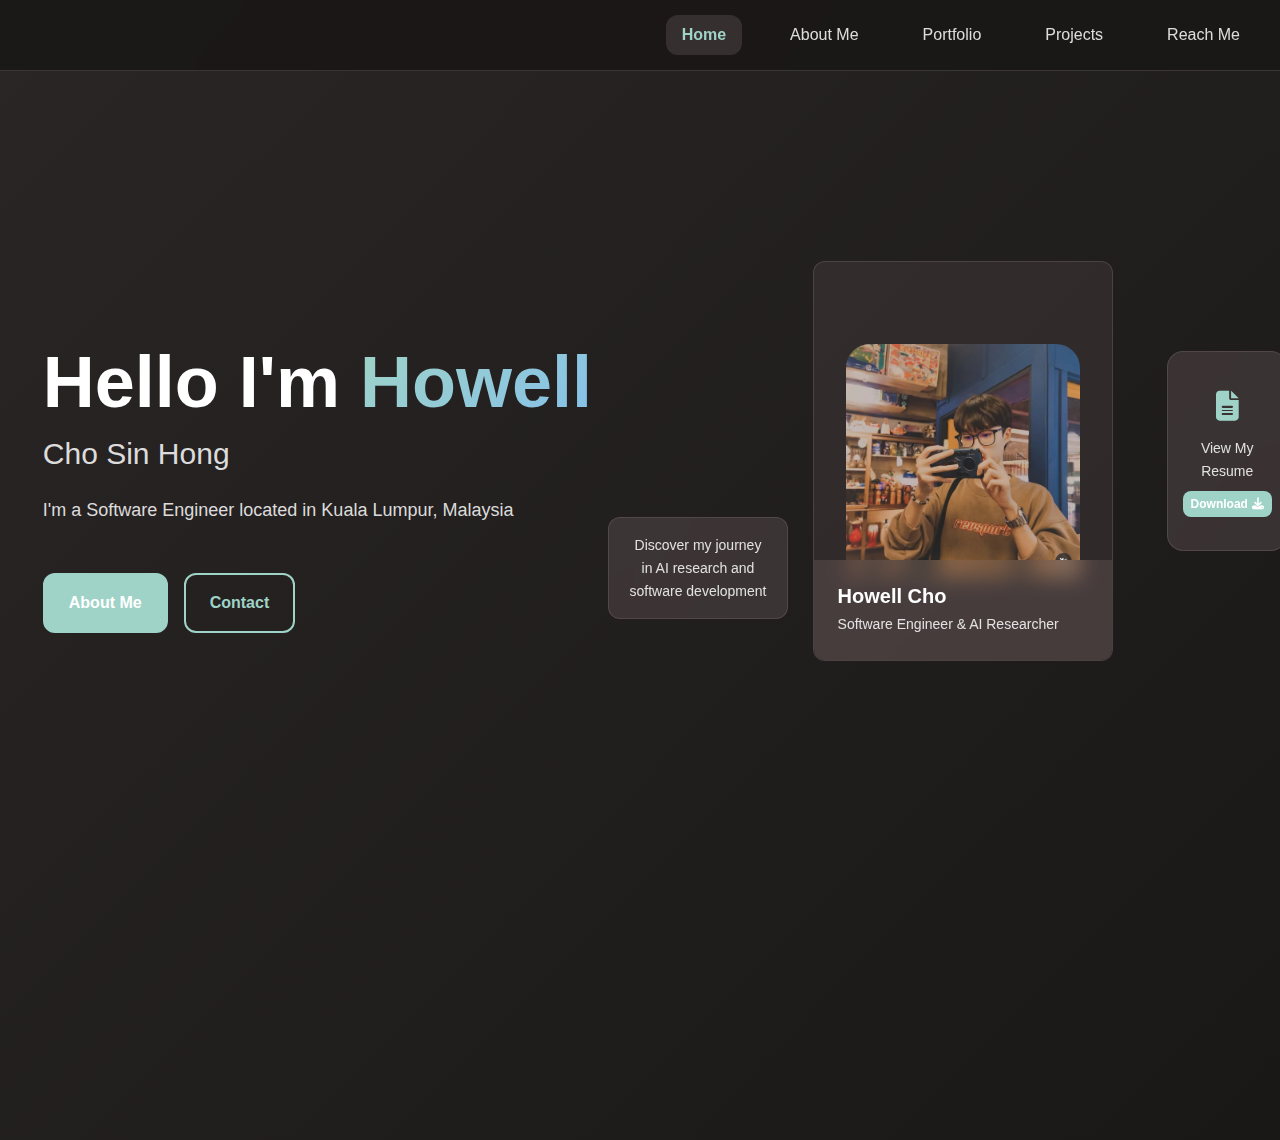
<file: index.html>
<!DOCTYPE html>
<html lang="en">
<head>
    <meta charset="UTF-8">
    <meta name="viewport" content="width=device-width, initial-scale=1.0">
    <meta name="description" content="Howell Cho - Software Engineer & AI Researcher Portfolio">
    <meta name="keywords" content="Software Engineer, AI Researcher, Portfolio, Howell Cho">
    <meta name="author" content="Howell Cho">

    <title>Howell Cho - Software Engineer & AI Researcher</title>

    <!-- Favicon -->
    <link rel="icon" type="image/x-icon" href="/favicon.ico">

    <!-- Font Awesome -->
    <link rel="stylesheet" href="https://cdnjs.cloudflare.com/ajax/libs/font-awesome/6.4.0/css/all.min.css">

    <!-- Custom CSS -->
    <link rel="stylesheet" href="assets/css/main.css">

    <!-- Preload critical resources -->
    <link rel="preload" href="assets/images/personal/howell1.jpg" as="image">
</head>
<body>
    <!-- Navigation -->
    <nav class="nav-container">
        <div class="nav-content">
            <div class="nav-brand">
                <a href="index.html">
                    <h2></h2>
                </a>
            </div>
            <ul class="nav-menu">
                <li><a href="index.html" class="active">Home</a></li>
                <li><a href="aboutme.html">About Me</a></li>
                <li><a href="portfolio.html">Portfolio</a></li>
                <li><a href="projects.html">Projects</a></li>
                <li><a href="reachme.html">Reach Me</a></li>
            </ul>
            <div class="hamburger">
                <span class="bar"></span>
                <span class="bar"></span>
                <span class="bar"></span>
            </div>
        </div>
    </nav>

    <!-- Main Container -->
    <div class="main-container">
        <!-- Hero Section -->
        <section id="home" class="hero-section">
            <div class="hero-content">
                <div class="hero-text">
                    <h1 class="hero-title">
                        Hello I'm <span class="highlight">Howell</span><br>
                        <span class="subtitle">Cho Sin Hong</span>
                    </h1>
                    <p class="hero-description">I'm a Software Engineer located in Kuala Lumpur, Malaysia</p>
                    <div class="hero-cta">
                        <a href="aboutme.html" class="btn btn-primary">About Me</a>
                        <a href="reachme.html" class="btn btn-secondary">Contact</a>
                    </div>
                </div>
                <div class="hero-visual">
                    <div class="profile-card">
                        <img src="assets/images/personal/howell_image_2.jpg" alt="Howell Cho Profile" class="profile-image">
                        <div class="profile-overlay">
                            <div class="profile-info">
                                <h3>Howell Cho</h3>
                                <p>Software Engineer & AI Researcher</p>
                            </div>
                        </div>
                    </div>
                    <div class="floating-elements">
                        <a href="resume.html" class="floating-card phone-mockup">
                            <div class="phone-screen">
                                <div class="app-icon">
                                    <i class="fas fa-file-alt"></i>
                                </div>
                                <p class="app-text">View My<br>Resume</p>
                                <div class="download-badge">
                                    <span>Download</span>
                                    <i class="fas fa-download"></i>
                                </div>
                            </div>
                        </a>
                        <div class="floating-card schedule-card">
                            <p class="schedule-text">Discover my journey<br>in AI research and<br>software development</p>
                        </div>
                    </div>
                </div>
            </div>
        </section>

        <!-- Content Grid -->
        <div class="content-grid">















        </div>
    </div>

    <!-- JavaScript -->
    <script src="assets/js/main.js"></script>
</body>
</html>
</file>
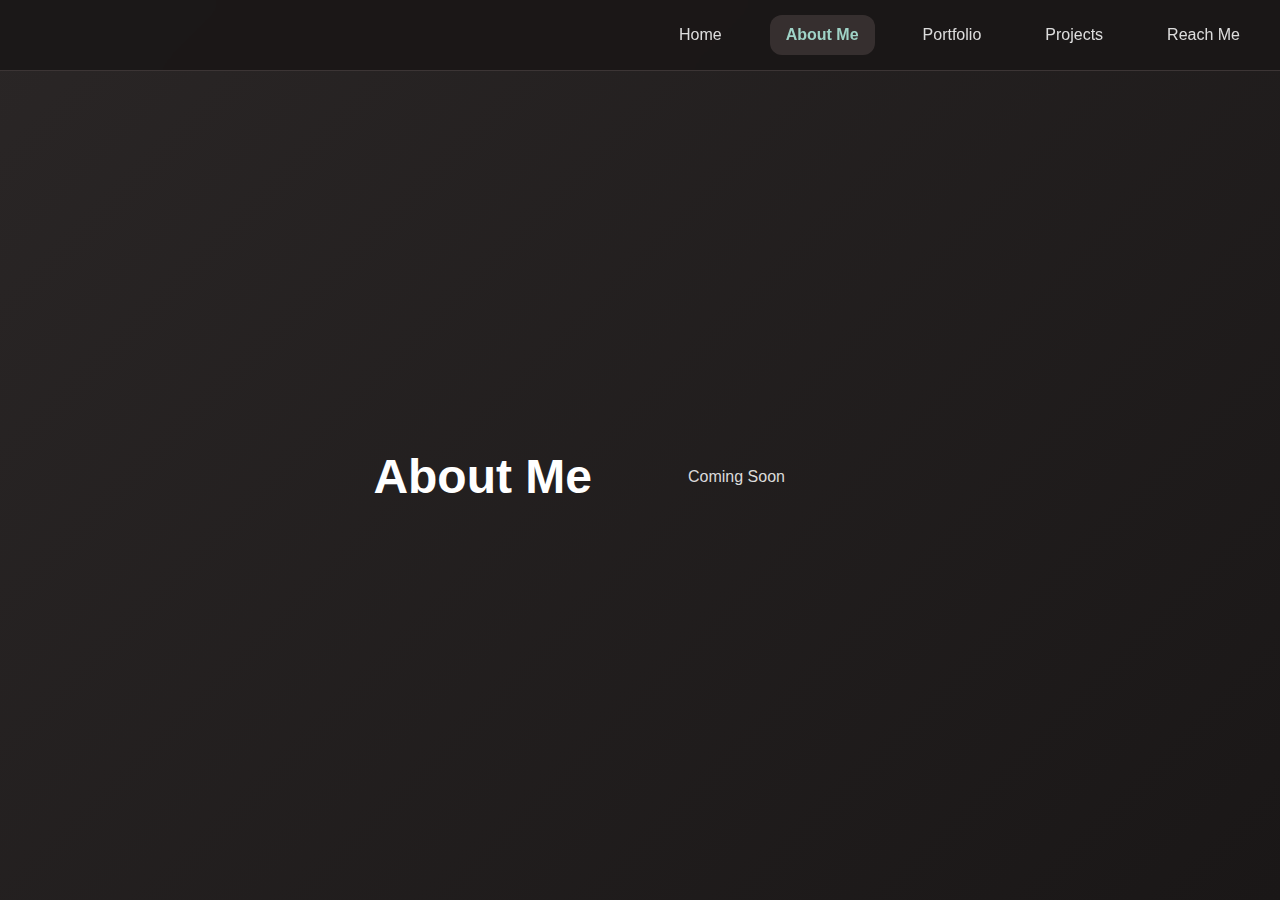
<file: aboutme.html>
<!DOCTYPE html>
<html lang="en">
<head>
    <meta charset="UTF-8">
    <meta name="viewport" content="width=device-width, initial-scale=1.0">
    <title>About Me - Howell Cho</title>
    <link rel="stylesheet" href="assets/css/main.css">
    <link rel="stylesheet" href="https://cdnjs.cloudflare.com/ajax/libs/font-awesome/6.0.0/css/all.min.css">
</head>
<body>
    <div class="container">
        <!-- Navigation -->
        <nav class="nav-container">
            <div class="nav-content">
                <div class="nav-brand">
                    <a href="index.html">
                        <h2></h2>
                    </a>
                </div>
                <ul class="nav-menu">
                    <li><a href="index.html">Home</a></li>
                    <li><a href="aboutme.html" class="active">About Me</a></li>
                    <li><a href="portfolio.html">Portfolio</a></li>
                    <li><a href="projects.html">Projects</a></li>
                    <li><a href="reachme.html">Reach Me</a></li>
                </ul>
                <div class="hamburger">
                    <span class="bar"></span>
                    <span class="bar"></span>
                    <span class="bar"></span>
                </div>
            </div>
        </nav>

        <!-- About Me Content -->
        <main class="main-container">
            <section class="hero-section">
                <div class="hero-content">
                    <h1>About Me</h1>
                    <p>Coming Soon</p>
                </div>
            </section>
        </main>
    </div>

    <!-- JavaScript -->
    <script src="assets/js/main.js"></script>
</body>
</html>
</file>
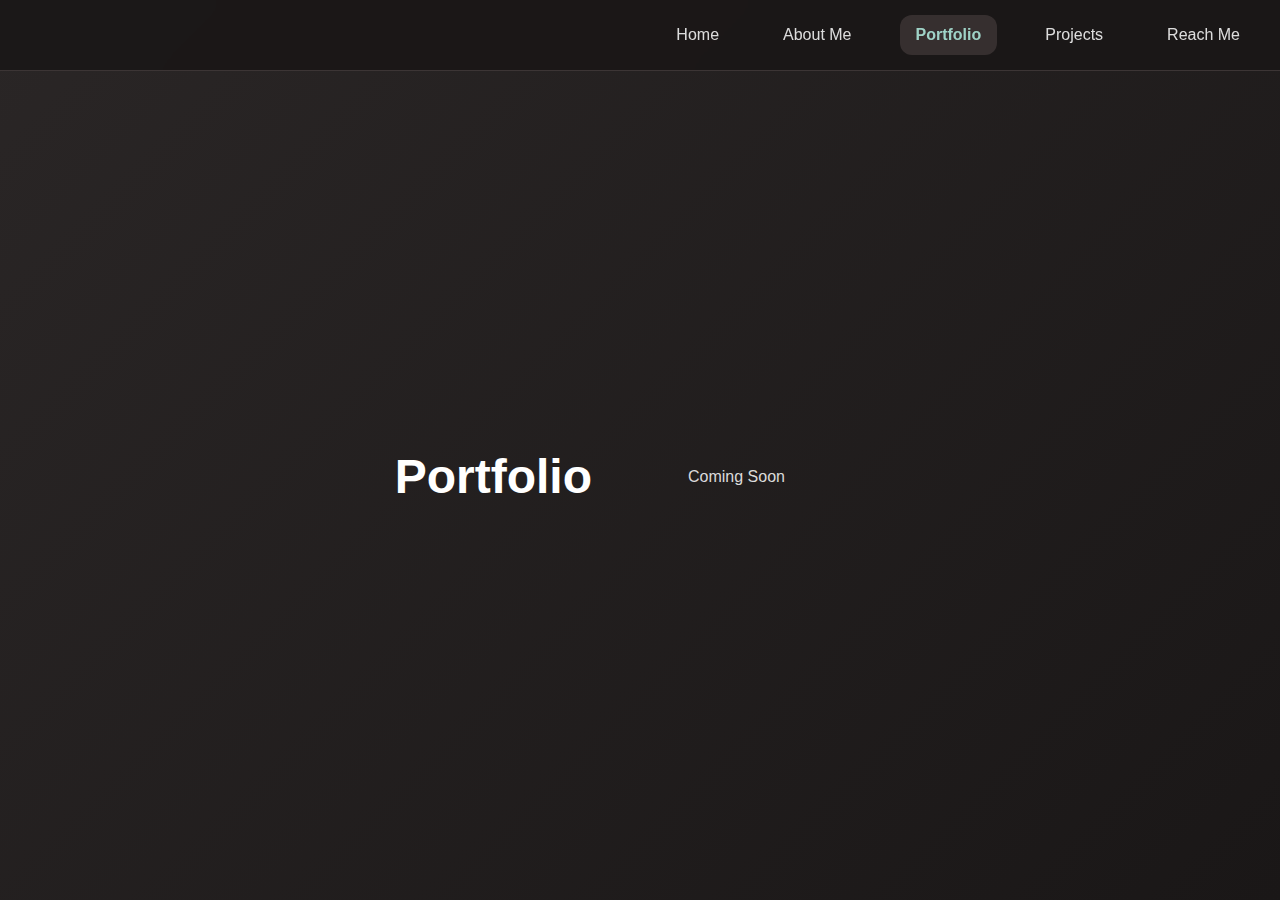
<file: portfolio.html>
<!DOCTYPE html>
<html lang="en">
<head>
    <meta charset="UTF-8">
    <meta name="viewport" content="width=device-width, initial-scale=1.0">
    <title>Portfolio - Howell Cho</title>
    <link rel="stylesheet" href="assets/css/main.css">
    <link rel="stylesheet" href="https://cdnjs.cloudflare.com/ajax/libs/font-awesome/6.0.0/css/all.min.css">
</head>
<body>
    <div class="container">
        <!-- Navigation -->
        <nav class="nav-container">
            <div class="nav-content">
                <div class="nav-brand">
                    <a href="index.html">
                        <h2></h2>
                    </a>
                </div>
                <ul class="nav-menu">
                    <li><a href="index.html">Home</a></li>
                    <li><a href="aboutme.html">About Me</a></li>
                    <li><a href="portfolio.html" class="active">Portfolio</a></li>
                    <li><a href="projects.html">Projects</a></li>
                    <li><a href="reachme.html">Reach Me</a></li>
                </ul>
                <div class="hamburger">
                    <span class="bar"></span>
                    <span class="bar"></span>
                    <span class="bar"></span>
                </div>
            </div>
        </nav>

        <!-- Portfolio Content -->
        <main class="main-container">
            <section class="hero-section">
                <div class="hero-content">
                    <h1>Portfolio</h1>
                    <p>Coming Soon</p>
                </div>
            </section>
        </main>
    </div>

    <!-- JavaScript -->
    <script src="assets/js/main.js"></script>
    <script src="assets/js/portfolio.js"></script>
</body>
</html>
</file>
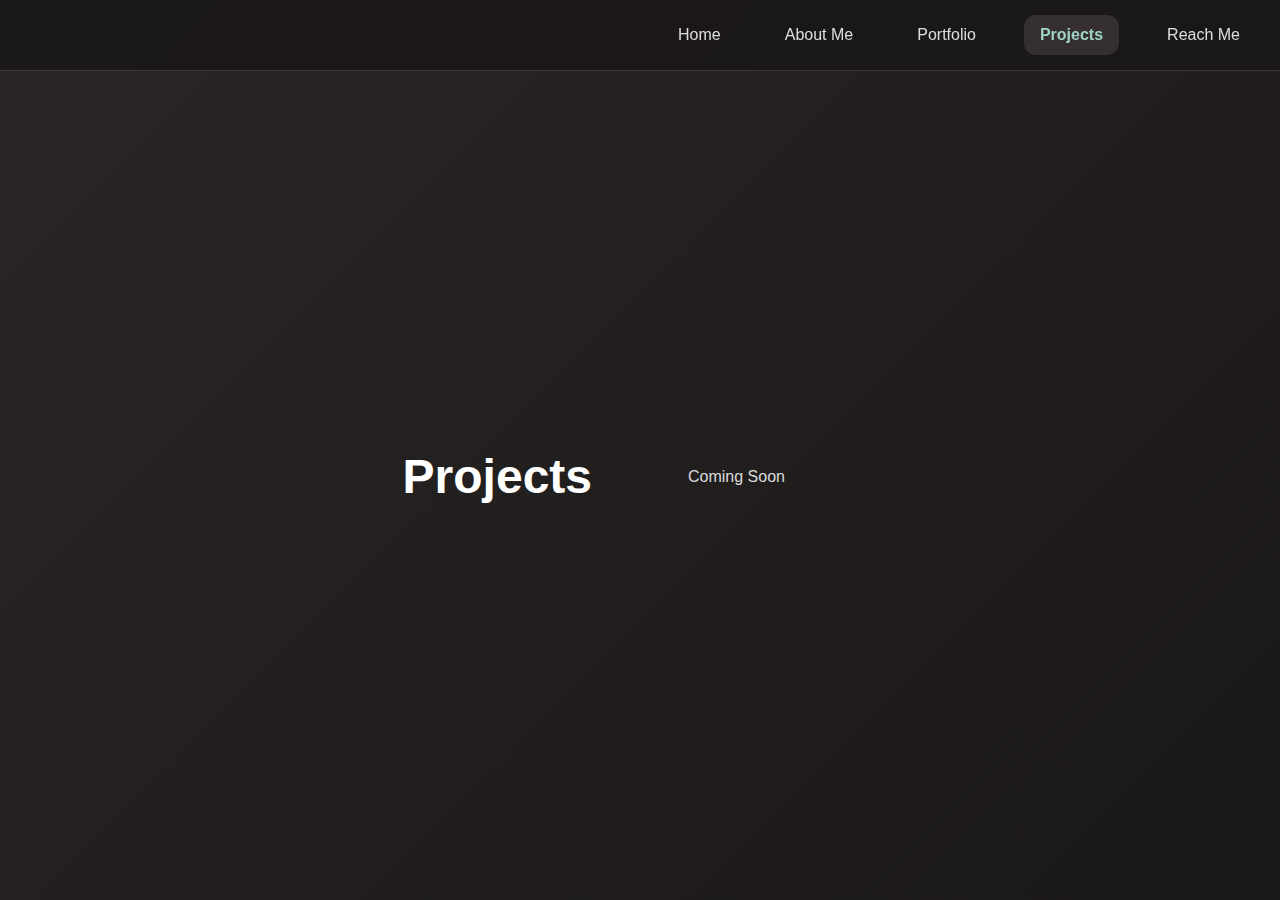
<file: projects.html>
<!DOCTYPE html>
<html lang="en">
<head>
    <meta charset="UTF-8">
    <meta name="viewport" content="width=device-width, initial-scale=1.0">
    <title>Projects - Howell Cho</title>
    <link rel="stylesheet" href="assets/css/main.css">
    <link rel="stylesheet" href="https://cdnjs.cloudflare.com/ajax/libs/font-awesome/6.0.0/css/all.min.css">
</head>
<body>
    <div class="container">
        <!-- Navigation -->
        <nav class="nav-container">
            <div class="nav-content">
                <div class="nav-brand">
                    <a href="index.html">
                        <h2></h2>
                    </a>
                </div>
                <ul class="nav-menu">
                    <li><a href="index.html">Home</a></li>
                    <li><a href="aboutme.html">About Me</a></li>
                    <li><a href="portfolio.html">Portfolio</a></li>
                    <li><a href="projects.html" class="active">Projects</a></li>
                    <li><a href="reachme.html">Reach Me</a></li>
                </ul>
                <div class="hamburger">
                    <span class="bar"></span>
                    <span class="bar"></span>
                    <span class="bar"></span>
                </div>
            </div>
        </nav>

        <!-- Projects Content -->
        <main class="main-container">
            <section class="hero-section">
                <div class="hero-content">
                    <h1>Projects</h1>
                    <p>Coming Soon</p>
                </div>
            </section>
        </main>
    </div>

    <!-- JavaScript -->
    <script src="assets/js/main.js"></script>
    <script src="assets/js/projects.js"></script>
</body>
</html>
</file>
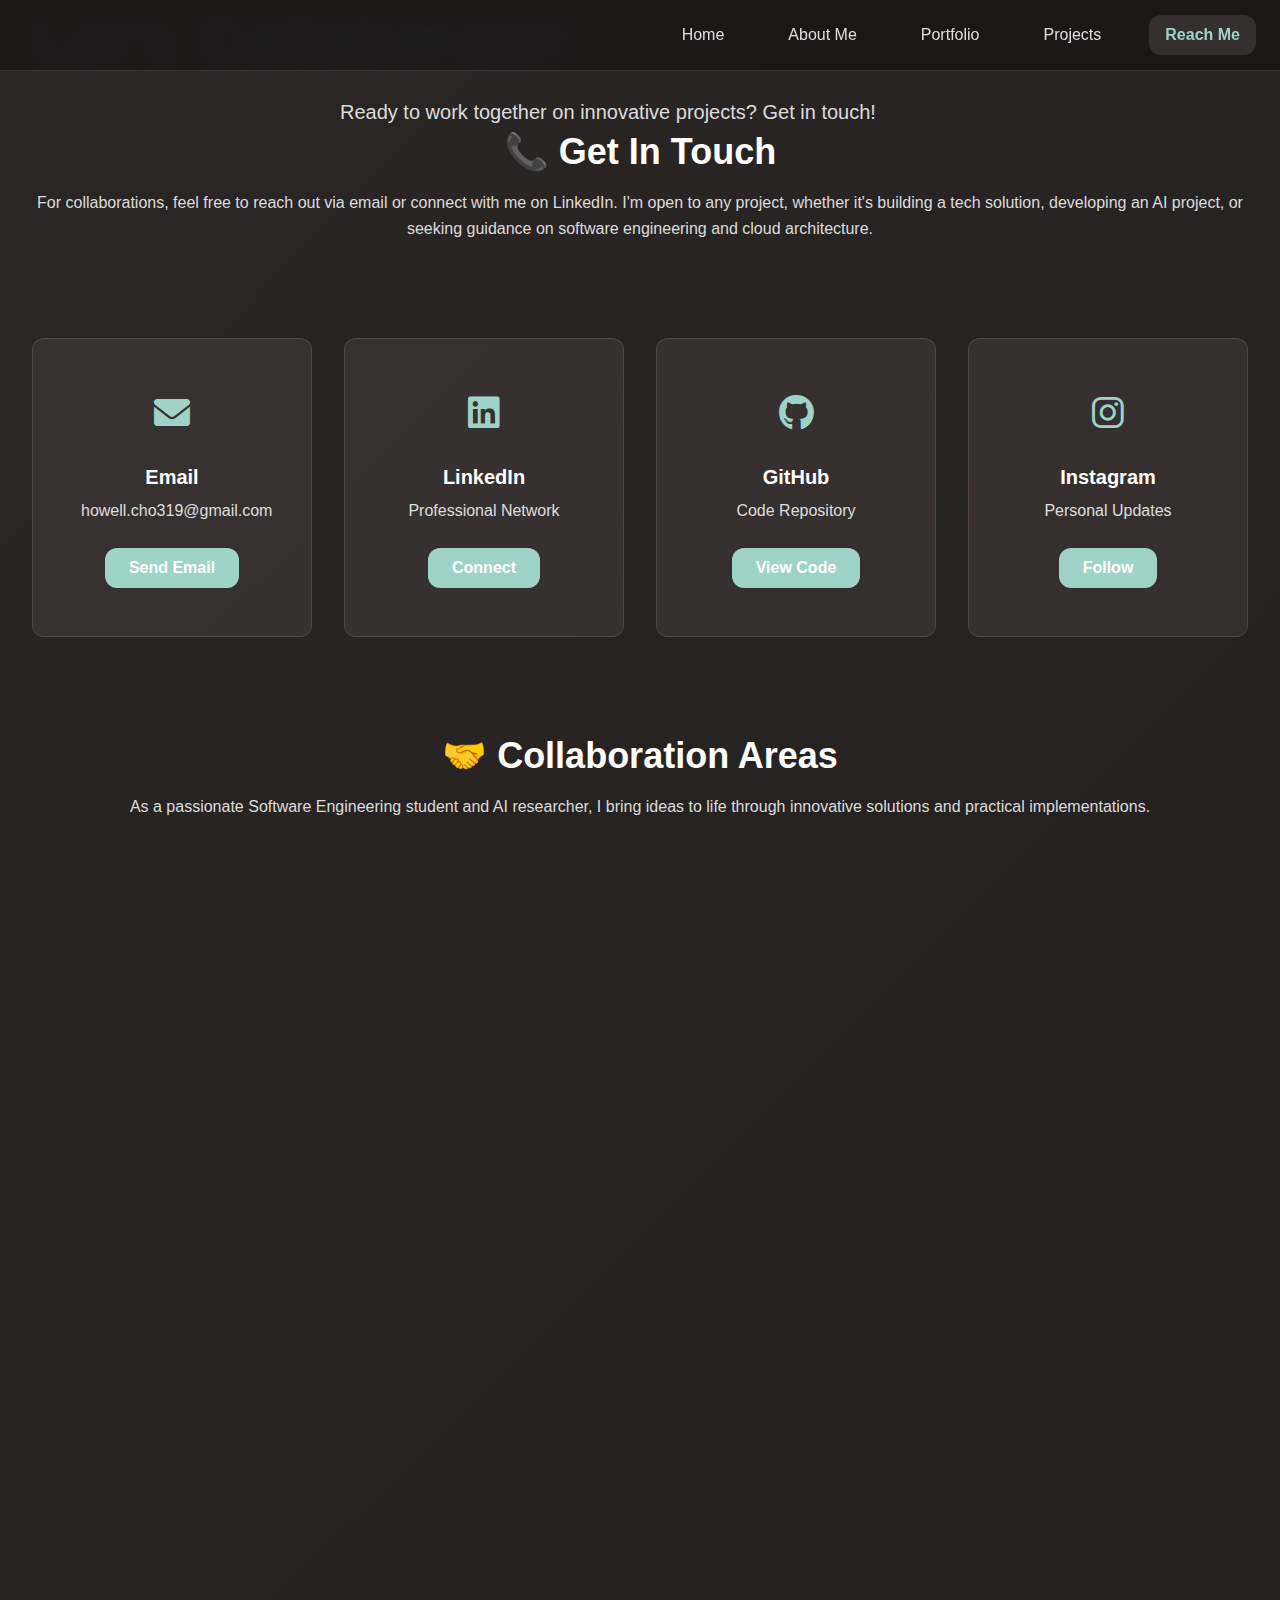
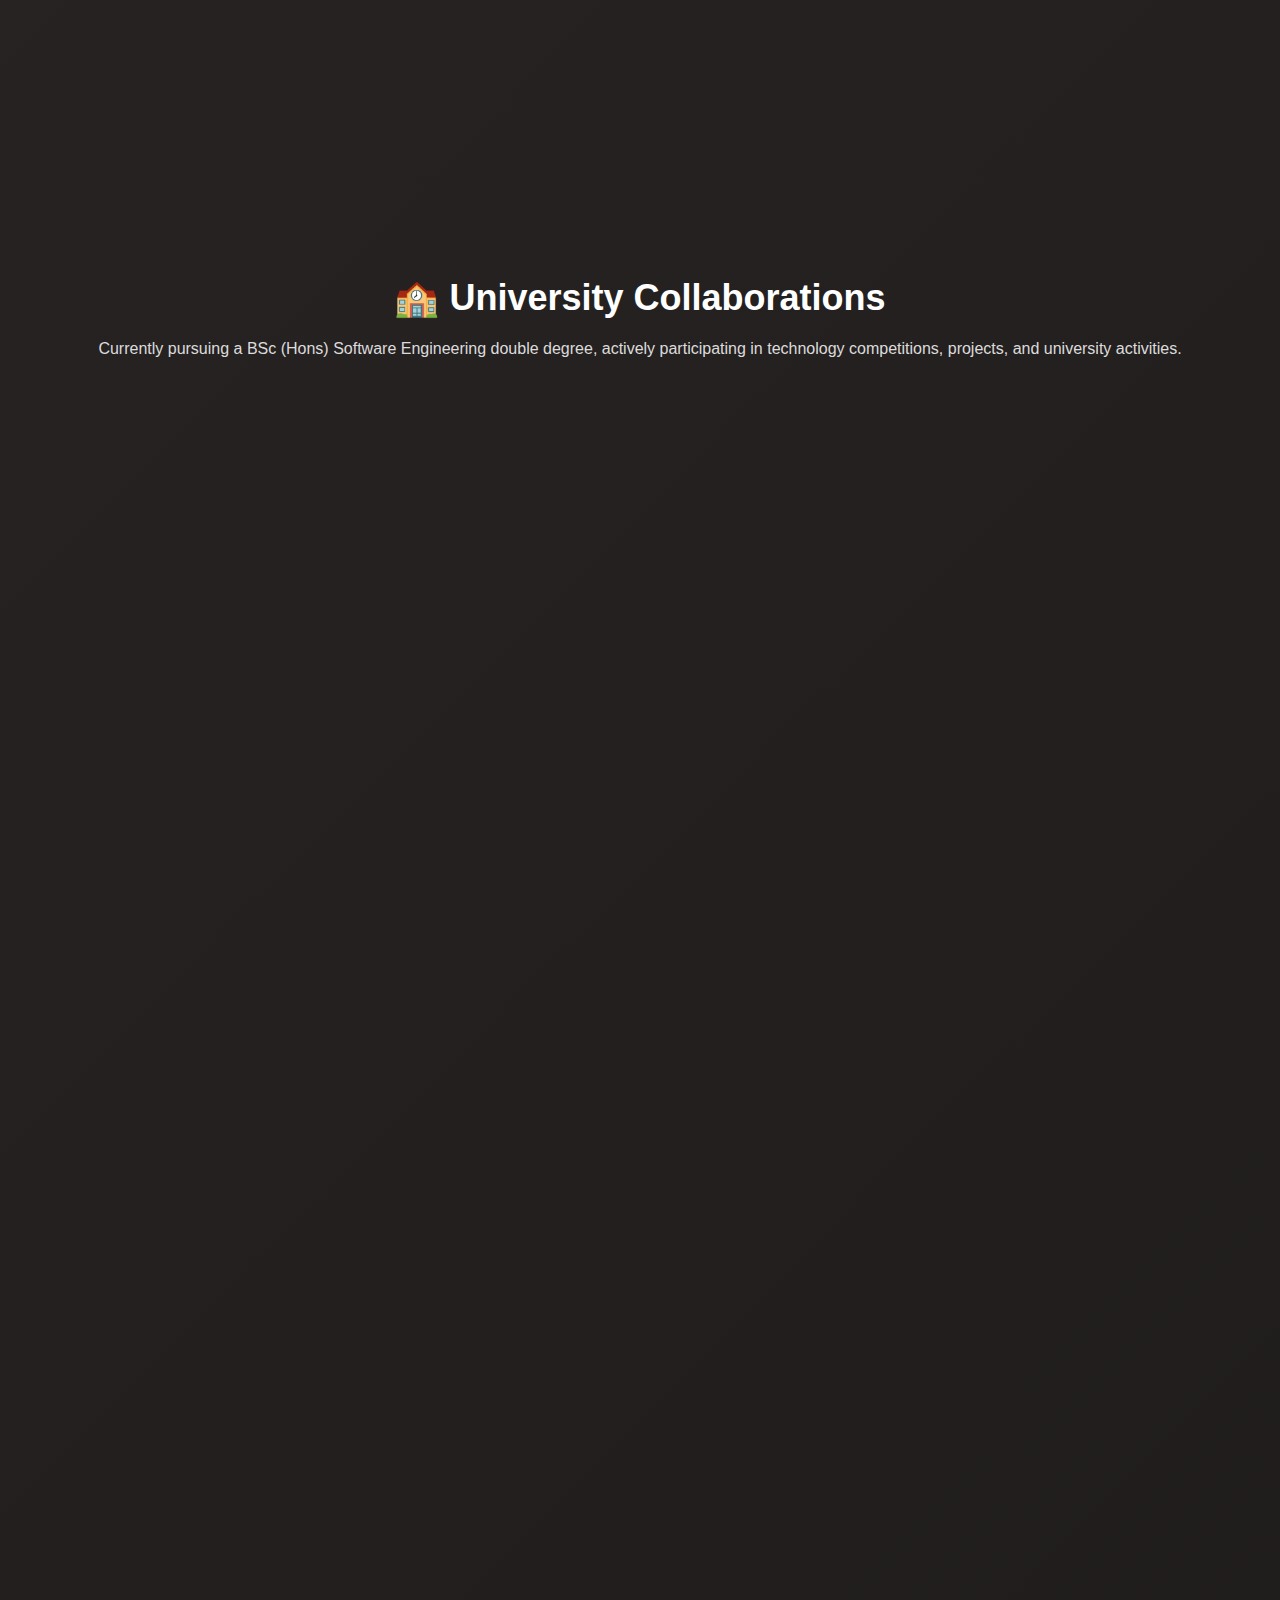
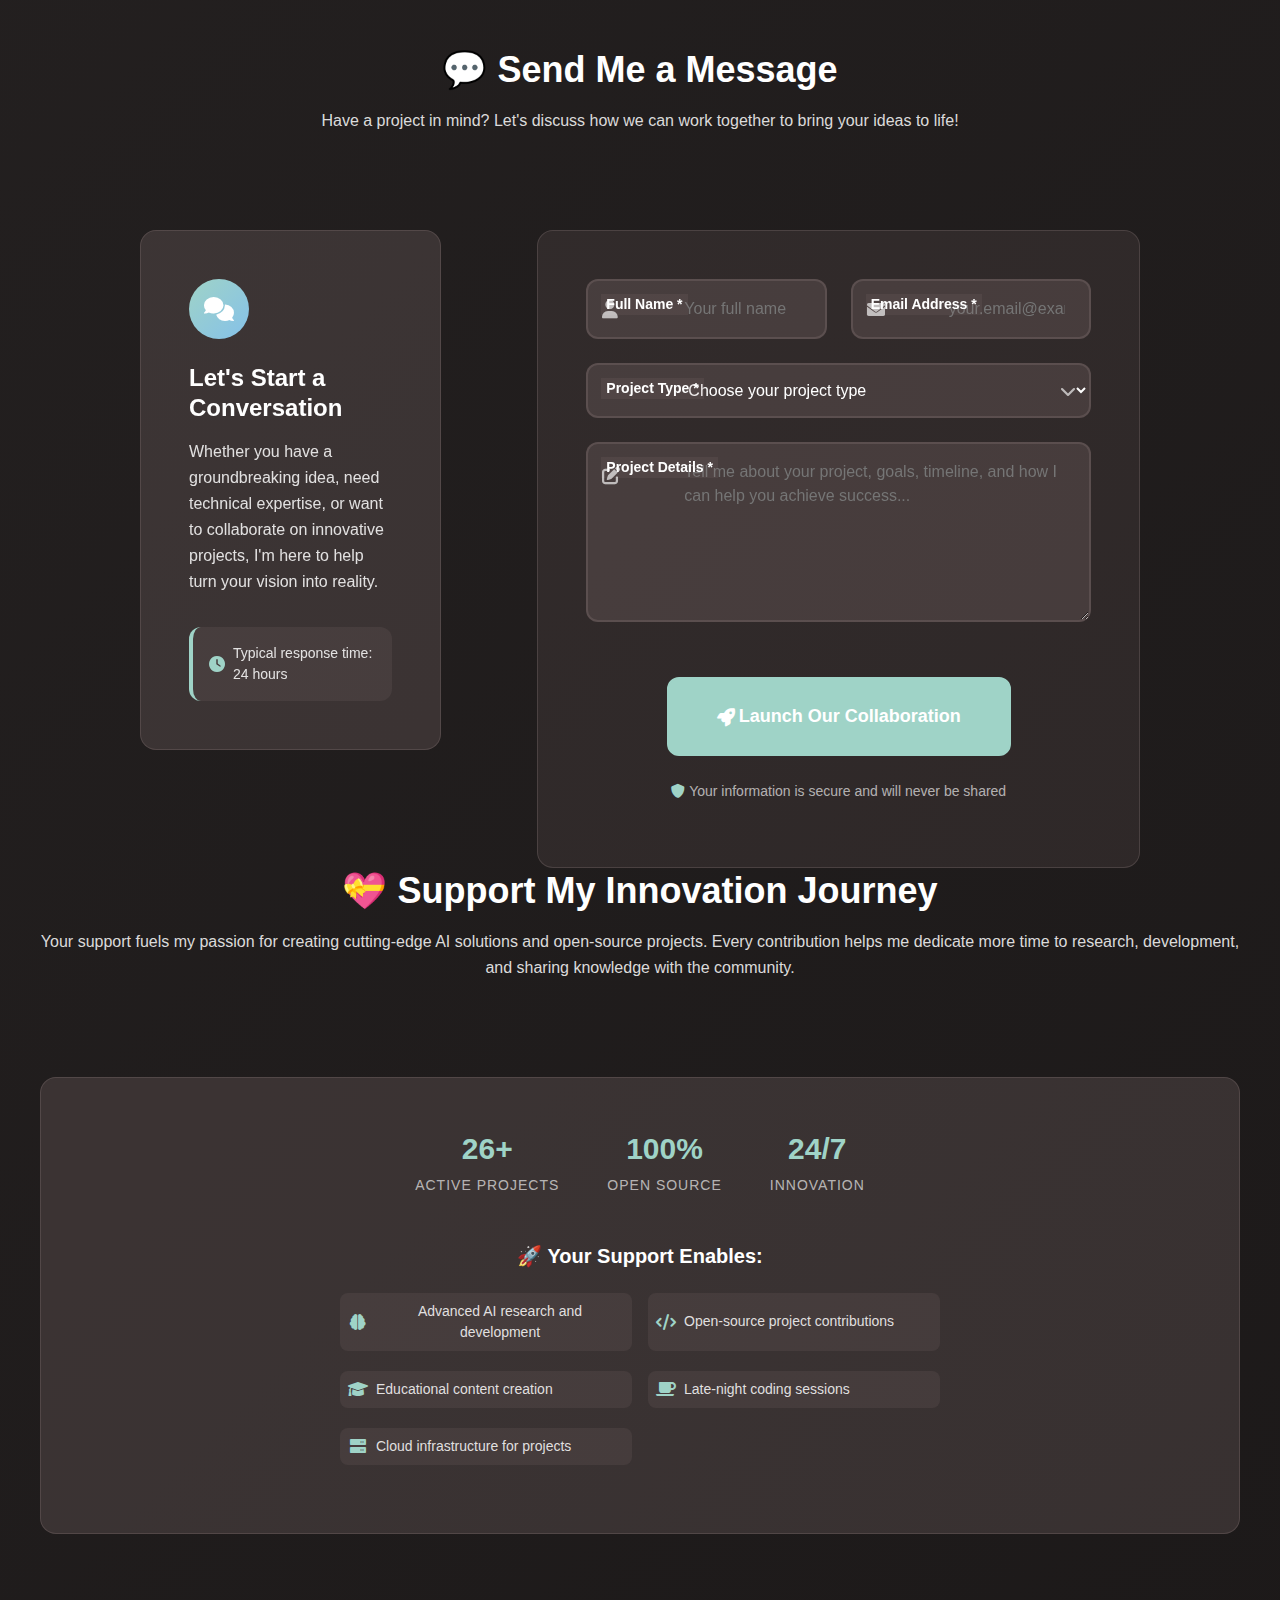
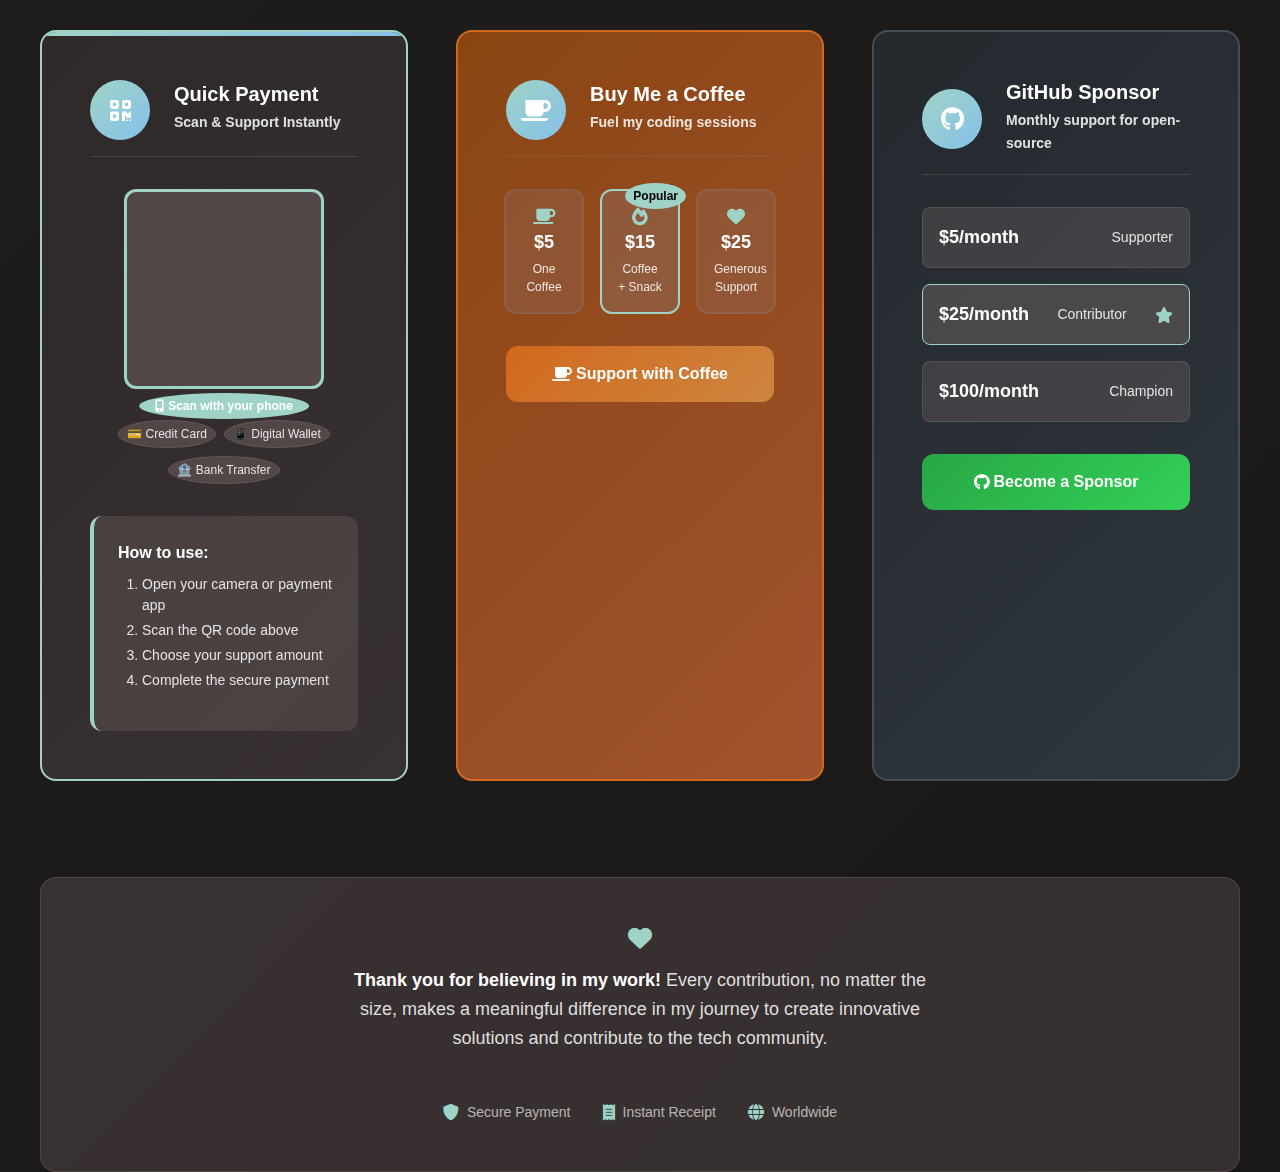
<file: reachme.html>
<!DOCTYPE html>
<html lang="en">
<head>
    <meta charset="UTF-8">
    <meta name="viewport" content="width=device-width, initial-scale=1.0">
    <title>Reach Me - Howell Cho</title>
    <link rel="stylesheet" href="assets/css/main.css">
    <link rel="stylesheet" href="https://cdnjs.cloudflare.com/ajax/libs/font-awesome/6.0.0/css/all.min.css">
</head>
<body>
    <div class="container">
        <!-- Navigation -->
        <nav class="nav-container">
            <div class="nav-content">
                <div class="nav-brand">
                    <a href="index.html">
                        <h2></h2>
                    </a>
                </div>
                <ul class="nav-menu">
                    <li><a href="index.html">Home</a></li>
                    <li><a href="aboutme.html">About Me</a></li>
                    <li><a href="portfolio.html">Portfolio</a></li>
                    <li><a href="projects.html">Projects</a></li>
                    <li><a href="reachme.html" class="active">Reach Me</a></li>
                </ul>
                <div class="hamburger">
                    <span class="bar"></span>
                    <span class="bar"></span>
                    <span class="bar"></span>
                </div>
            </div>
        </nav>

        <!-- Reach Me Content -->
        <div class="reachme-page">
            <div class="reachme-hero">
                <div class="reachme-hero-content">
                    <h1 class="page-title">Let's Collaborate!</h1>
                    <p class="page-subtitle">Ready to work together on innovative projects? Get in touch!</p>
                </div>
            </div>

            <div class="reachme-content">
                <!-- Contact Information -->
                <section class="contact-section">
                    <div class="section-header">
                        <h2>📞 Get In Touch</h2>
                        <p>For collaborations, feel free to reach out via email or connect with me on LinkedIn. I'm open to any project, whether it's building a tech solution, developing an AI project, or seeking guidance on software engineering and cloud architecture.</p>
                    </div>

                    <div class="contact-grid">
                        <div class="contact-card">
                            <div class="contact-icon">
                                <i class="fas fa-envelope"></i>
                            </div>
                            <div class="contact-info">
                                <h3>Email</h3>
                                <p>howell.cho319@gmail.com</p>
                                <a href="mailto:howell.cho319@gmail.com" class="contact-btn">Send Email</a>
                            </div>
                        </div>

                        <div class="contact-card">
                            <div class="contact-icon">
                                <i class="fab fa-linkedin"></i>
                            </div>
                            <div class="contact-info">
                                <h3>LinkedIn</h3>
                                <p>Professional Network</p>
                                <a href="https://www.linkedin.com/in/cho-sin-hong-9139a3378" target="_blank" class="contact-btn">Connect</a>
                            </div>
                        </div>

                        <div class="contact-card">
                            <div class="contact-icon">
                                <i class="fab fa-github"></i>
                            </div>
                            <div class="contact-info">
                                <h3>GitHub</h3>
                                <p>Code Repository</p>
                                <a href="https://github.com/Howell-Cho319" target="_blank" class="contact-btn">View Code</a>
                            </div>
                        </div>

                        <div class="contact-card">
                            <div class="contact-icon">
                                <i class="fab fa-instagram"></i>
                            </div>
                            <div class="contact-info">
                                <h3>Instagram</h3>
                                <p>Personal Updates</p>
                                <a href="https://www.instagram.com/howellcho/" target="_blank" class="contact-btn">Follow</a>
                            </div>
                        </div>
                    </div>
                </section>

                <!-- Collaboration Areas -->
                <section class="collaboration-section">
                    <div class="section-header">
                        <h2>🤝 Collaboration Areas</h2>
                        <p>As a passionate Software Engineering student and AI researcher, I bring ideas to life through innovative solutions and practical implementations.</p>
                    </div>

                    <div class="collaboration-grid">
                        <div class="collaboration-card">
                            <div class="collaboration-icon">
                                <i class="fas fa-robot"></i>
                            </div>
                            <div class="collaboration-content">
                                <h3>AI & Machine Learning</h3>
                                <p>Computer vision systems, neural networks, data analysis, and AI-driven solutions for real-world problems.</p>
                                <ul class="collaboration-skills">
                                    <li>TensorFlow & PyTorch</li>
                                    <li>Computer Vision</li>
                                    <li>Data Science</li>
                                    <li>ML Pipelines</li>
                                </ul>
                            </div>
                        </div>

                        <div class="collaboration-card">
                            <div class="collaboration-icon">
                                <i class="fas fa-cloud"></i>
                            </div>
                            <div class="collaboration-content">
                                <h3>Cloud Architecture</h3>
                                <p>Scalable cloud solutions, deployment strategies, and infrastructure design for modern applications.</p>
                                <ul class="collaboration-skills">
                                    <li>AWS Services</li>
                                    <li>Docker & Kubernetes</li>
                                    <li>CI/CD Pipelines</li>
                                    <li>Microservices</li>
                                </ul>
                            </div>
                        </div>

                        <div class="collaboration-card">
                            <div class="collaboration-icon">
                                <i class="fas fa-code"></i>
                            </div>
                            <div class="collaboration-content">
                                <h3>Full-Stack Development</h3>
                                <p>End-to-end web applications, database design, and modern development practices.</p>
                                <ul class="collaboration-skills">
                                    <li>React & JavaScript</li>
                                    <li>Python & Java</li>
                                    <li>Database Design</li>
                                    <li>API Development</li>
                                </ul>
                            </div>
                        </div>

                        <div class="collaboration-card">
                            <div class="collaboration-icon">
                                <i class="fas fa-graduation-cap"></i>
                            </div>
                            <div class="collaboration-content">
                                <h3>Research & Development</h3>
                                <p>Academic research, technical writing, and innovative solution development.</p>
                                <ul class="collaboration-skills">
                                    <li>Research Methodology</li>
                                    <li>Technical Writing</li>
                                    <li>Innovation</li>
                                    <li>Problem Solving</li>
                                </ul>
                            </div>
                        </div>
                    </div>
                </section>

                <!-- University Collaborations -->
                <section class="university-section">
                    <div class="section-header">
                        <h2>🏫 University Collaborations</h2>
                        <p>Currently pursuing a BSc (Hons) Software Engineering double degree, actively participating in technology competitions, projects, and university activities.</p>
                    </div>

                    <div class="university-grid">
                        <div class="university-card">
                            <div class="university-logo">
                                <img src="assets/images/universities/apu.jpeg" alt="APU Logo" loading="lazy">
                            </div>
                            <div class="university-info">
                                <h3>Asia Pacific University (APU)</h3>
                                <p class="university-program">BSc (Hons) Software Engineering</p>
                                <p class="university-status">Current Student - Expected 2025</p>
                                <p class="university-description">Actively participating in technology competitions, projects, and university activities. Focus on AI-powered solutions and cloud computing architectures.</p>
                            </div>
                        </div>

                        <div class="university-card">
                            <div class="university-logo">
                                <img src="assets/images/universities/dmu.png" alt="DMU Logo" loading="lazy">
                            </div>
                            <div class="university-info">
                                <h3>De Montfort University (DMU)</h3>
                                <p class="university-program">Double Degree Program</p>
                                <p class="university-status">International Partnership</p>
                                <p class="university-description">Part of the prestigious double degree program, gaining international exposure and advanced software engineering knowledge.</p>
                            </div>
                        </div>

                        <div class="university-card">
                            <div class="university-logo">
                                <img src="assets/images/universities/monash.webp" alt="Research University Logo" loading="lazy">
                            </div>
                            <div class="university-info">
                                <h3>Top 30 Research University</h3>
                                <p class="university-program">AI Research Position</p>
                                <p class="university-status">Full-time AI Researcher</p>
                                <p class="university-description">Working as a Full-time AI Researcher, focusing on advancing artificial intelligence research and developing innovative AI-driven solutions.</p>
                            </div>
                        </div>

                        <div class="university-card">
                            <div class="university-logo">
                                <img src="assets/images/universities/tarumt.png" alt="TAR UMT Logo" loading="lazy">
                            </div>
                            <div class="university-info">
                                <h3>TAR UMT</h3>
                                <p class="university-program">Diploma in Information Technology</p>
                                <p class="university-status">Completed 2023-2024</p>
                                <p class="university-description">Completed Diploma in IT, earned multiple certifications and awards. Strong foundation in programming and system analysis.</p>
                            </div>
                        </div>
                    </div>
                </section>

                <!-- Contact Form -->
                <section class="contact-form-section">
                    <div class="section-header">
                        <h2>💬 Send Me a Message</h2>
                        <p>Have a project in mind? Let's discuss how we can work together to bring your ideas to life!</p>
                    </div>

                    <div class="contact-form-container">
                        <div class="form-wrapper">
                            <div class="form-intro">
                                <div class="form-intro-icon">
                                    <i class="fas fa-comments"></i>
                                </div>
                                <h3>Let's Start a Conversation</h3>
                                <p>Whether you have a groundbreaking idea, need technical expertise, or want to collaborate on innovative projects, I'm here to help turn your vision into reality.</p>

                                <div class="response-time">
                                    <i class="fas fa-clock"></i>
                                    <span>Typical response time: 24 hours</span>
                                </div>
                            </div>

                            <form class="contact-form" id="contactForm">
                                <div class="form-row">
                                    <div class="form-group">
                                        <label for="name">Full Name *</label>
                                        <input type="text" id="name" name="name" required placeholder="Your full name">
                                        <i class="fas fa-user form-icon"></i>
                                    </div>

                                    <div class="form-group">
                                        <label for="email">Email Address *</label>
                                        <input type="email" id="email" name="email" required placeholder="your.email@example.com">
                                        <i class="fas fa-envelope form-icon"></i>
                                    </div>
                                </div>

                                <div class="form-group">
                                    <label for="subject">Project Type *</label>
                                    <select id="subject" name="subject" required>
                                        <option value="">Choose your project type</option>
                                        <option value="ai-ml">🤖 AI & Machine Learning</option>
                                        <option value="web-development">💻 Web Development</option>
                                        <option value="cloud-architecture">☁️ Cloud Architecture</option>
                                        <option value="research">🔬 Research Partnership</option>
                                        <option value="consultation">💡 Technical Consultation</option>
                                        <option value="collaboration">🤝 General Collaboration</option>
                                        <option value="other">📋 Other</option>
                                    </select>
                                    <i class="fas fa-chevron-down select-icon"></i>
                                </div>

                                <div class="form-group">
                                    <label for="message">Project Details *</label>
                                    <textarea id="message" name="message" rows="6" required placeholder="Tell me about your project, goals, timeline, and how I can help you achieve success..."></textarea>
                                    <i class="fas fa-edit form-icon"></i>
                                </div>

                                <div class="form-actions">
                                    <button type="submit" class="btn btn-primary btn-lg">
                                        <i class="fas fa-rocket"></i>
                                        Launch Our Collaboration
                                    </button>
                                    <p class="form-note">
                                        <i class="fas fa-shield-alt"></i>
                                        Your information is secure and will never be shared
                                    </p>
                                </div>
                            </form>
                        </div>
                    </div>
                </section>

                <!-- Support Section -->
                <section class="support-section">
                    <div class="section-header">
                        <h2>💝 Support My Innovation Journey</h2>
                        <p>Your support fuels my passion for creating cutting-edge AI solutions and open-source projects. Every contribution helps me dedicate more time to research, development, and sharing knowledge with the community.</p>
                    </div>

                    <div class="support-container">
                        <div class="support-intro">
                            <div class="support-stats">
                                <div class="stat-item">
                                    <div class="stat-number">26+</div>
                                    <div class="stat-label">Active Projects</div>
                                </div>
                                <div class="stat-item">
                                    <div class="stat-number">100%</div>
                                    <div class="stat-label">Open Source</div>
                                </div>
                                <div class="stat-item">
                                    <div class="stat-number">24/7</div>
                                    <div class="stat-label">Innovation</div>
                                </div>
                            </div>

                            <div class="support-impact">
                                <h3>🚀 Your Support Enables:</h3>
                                <ul class="impact-list">
                                    <li><i class="fas fa-brain"></i> Advanced AI research and development</li>
                                    <li><i class="fas fa-code"></i> Open-source project contributions</li>
                                    <li><i class="fas fa-graduation-cap"></i> Educational content creation</li>
                                    <li><i class="fas fa-coffee"></i> Late-night coding sessions</li>
                                    <li><i class="fas fa-server"></i> Cloud infrastructure for projects</li>
                                </ul>
                            </div>
                        </div>

                        <div class="support-options">
                            <!-- QR Code Payment Section -->
                            <div class="support-card qr-payment-card">
                                <div class="card-header">
                                    <div class="support-icon">
                                        <i class="fas fa-qrcode"></i>
                                    </div>
                                    <div class="card-title">
                                        <h3>Quick Payment</h3>
                                        <p>Scan & Support Instantly</p>
                                    </div>
                                </div>

                                <div class="qr-code-container">
                                    <div class="qr-code-placeholder">
                                        <!-- Your payment QR code -->
                                        <img src="assets/images/tngQR.jpg" alt="Payment QR Code - Support My Work" class="qr-code-image" loading="lazy">
                                        <div class="qr-overlay">
                                            <i class="fas fa-mobile-alt"></i>
                                            <span>Scan with your phone</span>
                                        </div>
                                    </div>

                                    <div class="payment-methods">
                                        <span class="payment-badge">💳 Credit Card</span>
                                        <span class="payment-badge">📱 Digital Wallet</span>
                                        <span class="payment-badge">🏦 Bank Transfer</span>
                                    </div>
                                </div>

                                <div class="qr-instructions">
                                    <p><strong>How to use:</strong></p>
                                    <ol>
                                        <li>Open your camera or payment app</li>
                                        <li>Scan the QR code above</li>
                                        <li>Choose your support amount</li>
                                        <li>Complete the secure payment</li>
                                    </ol>
                                </div>
                            </div>

                            <!-- Coffee Support -->
                            <div class="support-card coffee-card">
                                <div class="card-header">
                                    <div class="support-icon">
                                        <i class="fas fa-coffee"></i>
                                    </div>
                                    <div class="card-title">
                                        <h3>Buy Me a Coffee</h3>
                                        <p>Fuel my coding sessions</p>
                                    </div>
                                </div>

                                <div class="support-amounts">
                                    <button class="amount-btn" data-amount="5">
                                        <i class="fas fa-coffee"></i>
                                        <span>$5</span>
                                        <small>One Coffee</small>
                                    </button>
                                    <button class="amount-btn popular" data-amount="15">
                                        <i class="fas fa-fire"></i>
                                        <span>$15</span>
                                        <small>Coffee + Snack</small>
                                        <div class="popular-badge">Popular</div>
                                    </button>
                                    <button class="amount-btn" data-amount="25">
                                        <i class="fas fa-heart"></i>
                                        <span>$25</span>
                                        <small>Generous Support</small>
                                    </button>
                                </div>

                                <a href="#" class="btn btn-primary btn-coffee">
                                    <i class="fas fa-coffee"></i>
                                    Support with Coffee
                                </a>
                            </div>

                            <!-- GitHub Sponsor -->
                            <div class="support-card github-card">
                                <div class="card-header">
                                    <div class="support-icon">
                                        <i class="fab fa-github"></i>
                                    </div>
                                    <div class="card-title">
                                        <h3>GitHub Sponsor</h3>
                                        <p>Monthly support for open-source</p>
                                    </div>
                                </div>

                                <div class="sponsor-tiers">
                                    <div class="tier-item">
                                        <span class="tier-amount">$5/month</span>
                                        <span class="tier-name">Supporter</span>
                                    </div>
                                    <div class="tier-item featured">
                                        <span class="tier-amount">$25/month</span>
                                        <span class="tier-name">Contributor</span>
                                        <i class="fas fa-star"></i>
                                    </div>
                                    <div class="tier-item">
                                        <span class="tier-amount">$100/month</span>
                                        <span class="tier-name">Champion</span>
                                    </div>
                                </div>

                                <a href="https://github.com/Howell-Cho319" target="_blank" class="btn btn-secondary btn-github">
                                    <i class="fab fa-github"></i>
                                    Become a Sponsor
                                </a>
                            </div>
                        </div>

                        <div class="support-footer">
                            <div class="gratitude-message">
                                <i class="fas fa-heart text-accent"></i>
                                <p><strong>Thank you for believing in my work!</strong> Every contribution, no matter the size, makes a meaningful difference in my journey to create innovative solutions and contribute to the tech community.</p>
                            </div>

                            <div class="support-badges">
                                <div class="badge-item">
                                    <i class="fas fa-shield-alt"></i>
                                    <span>Secure Payment</span>
                                </div>
                                <div class="badge-item">
                                    <i class="fas fa-receipt"></i>
                                    <span>Instant Receipt</span>
                                </div>
                                <div class="badge-item">
                                    <i class="fas fa-globe"></i>
                                    <span>Worldwide</span>
                                </div>
                            </div>
                        </div>
                    </div>
                </section>
            </div>
        </div>
    </div>

    <!-- JavaScript -->
    <script src="assets/js/main.js"></script>
    <script src="assets/js/contact.js"></script>
</body>
</html>
</file>
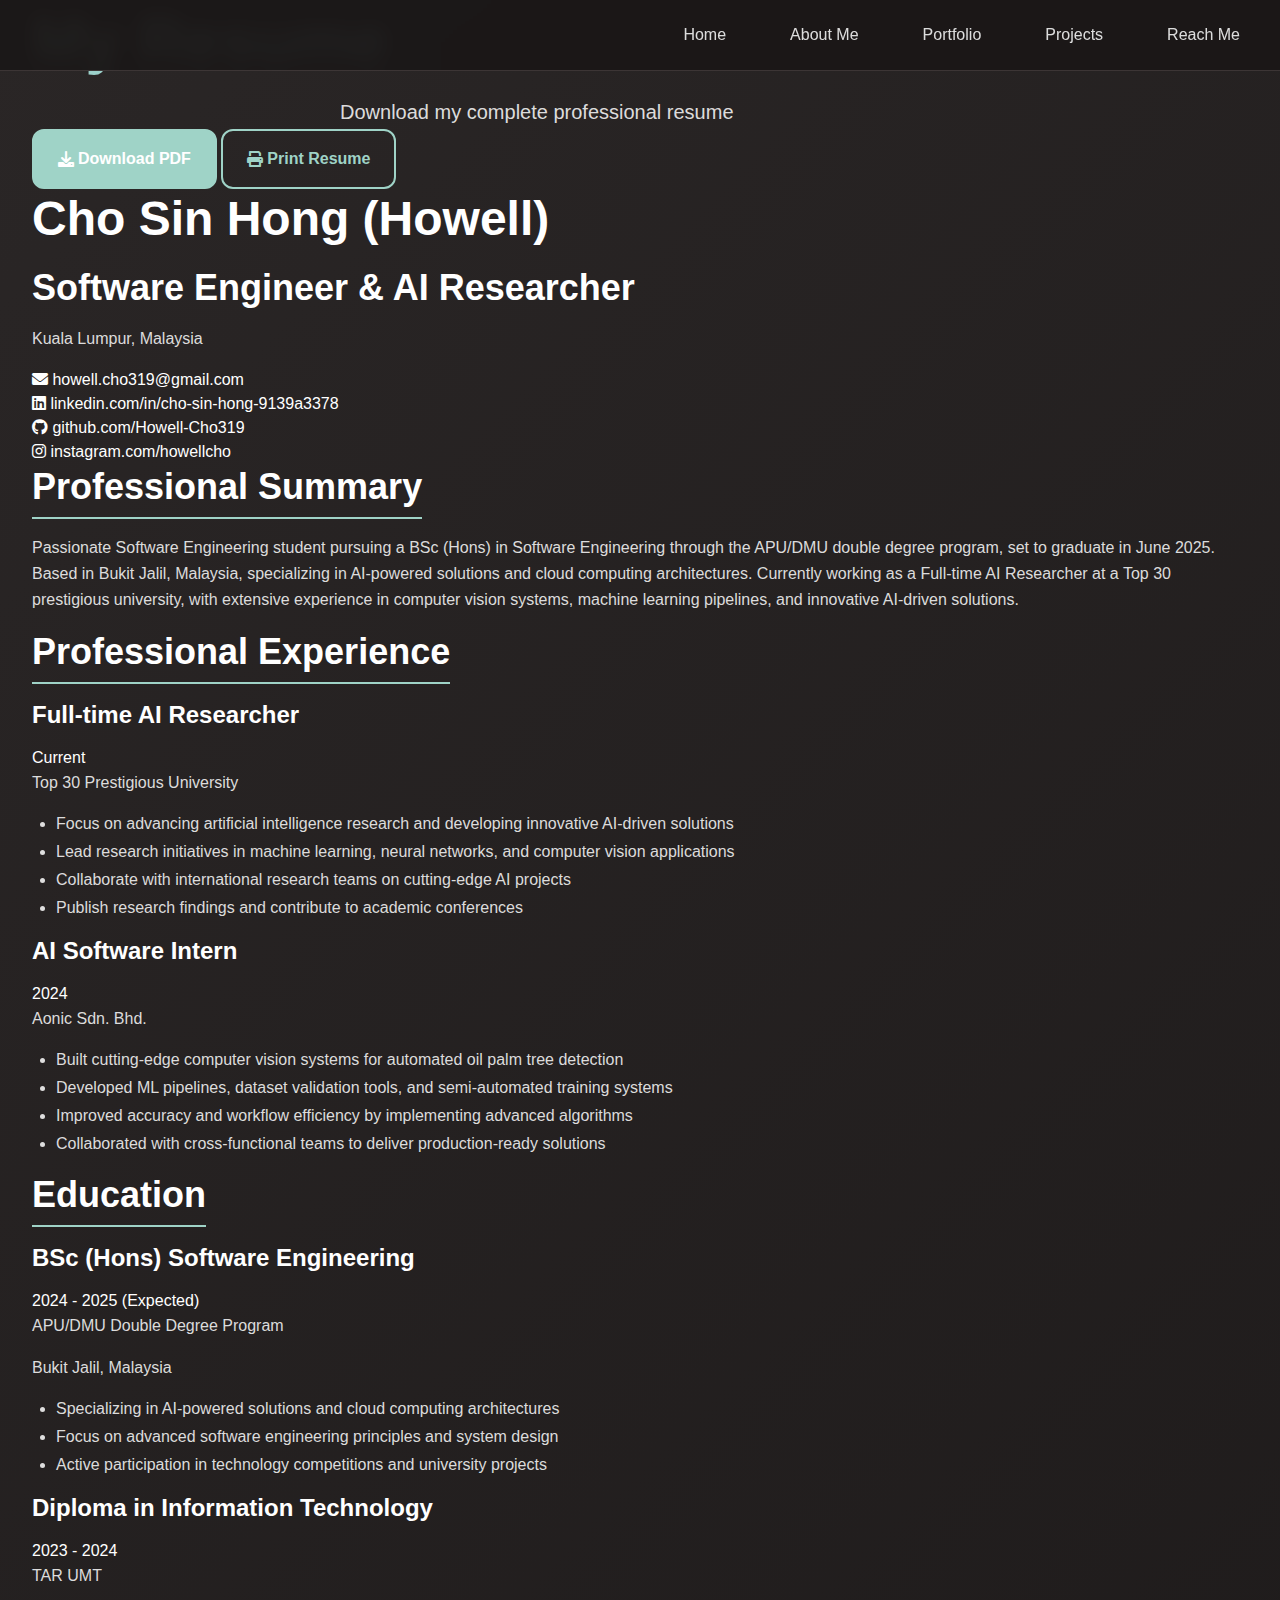
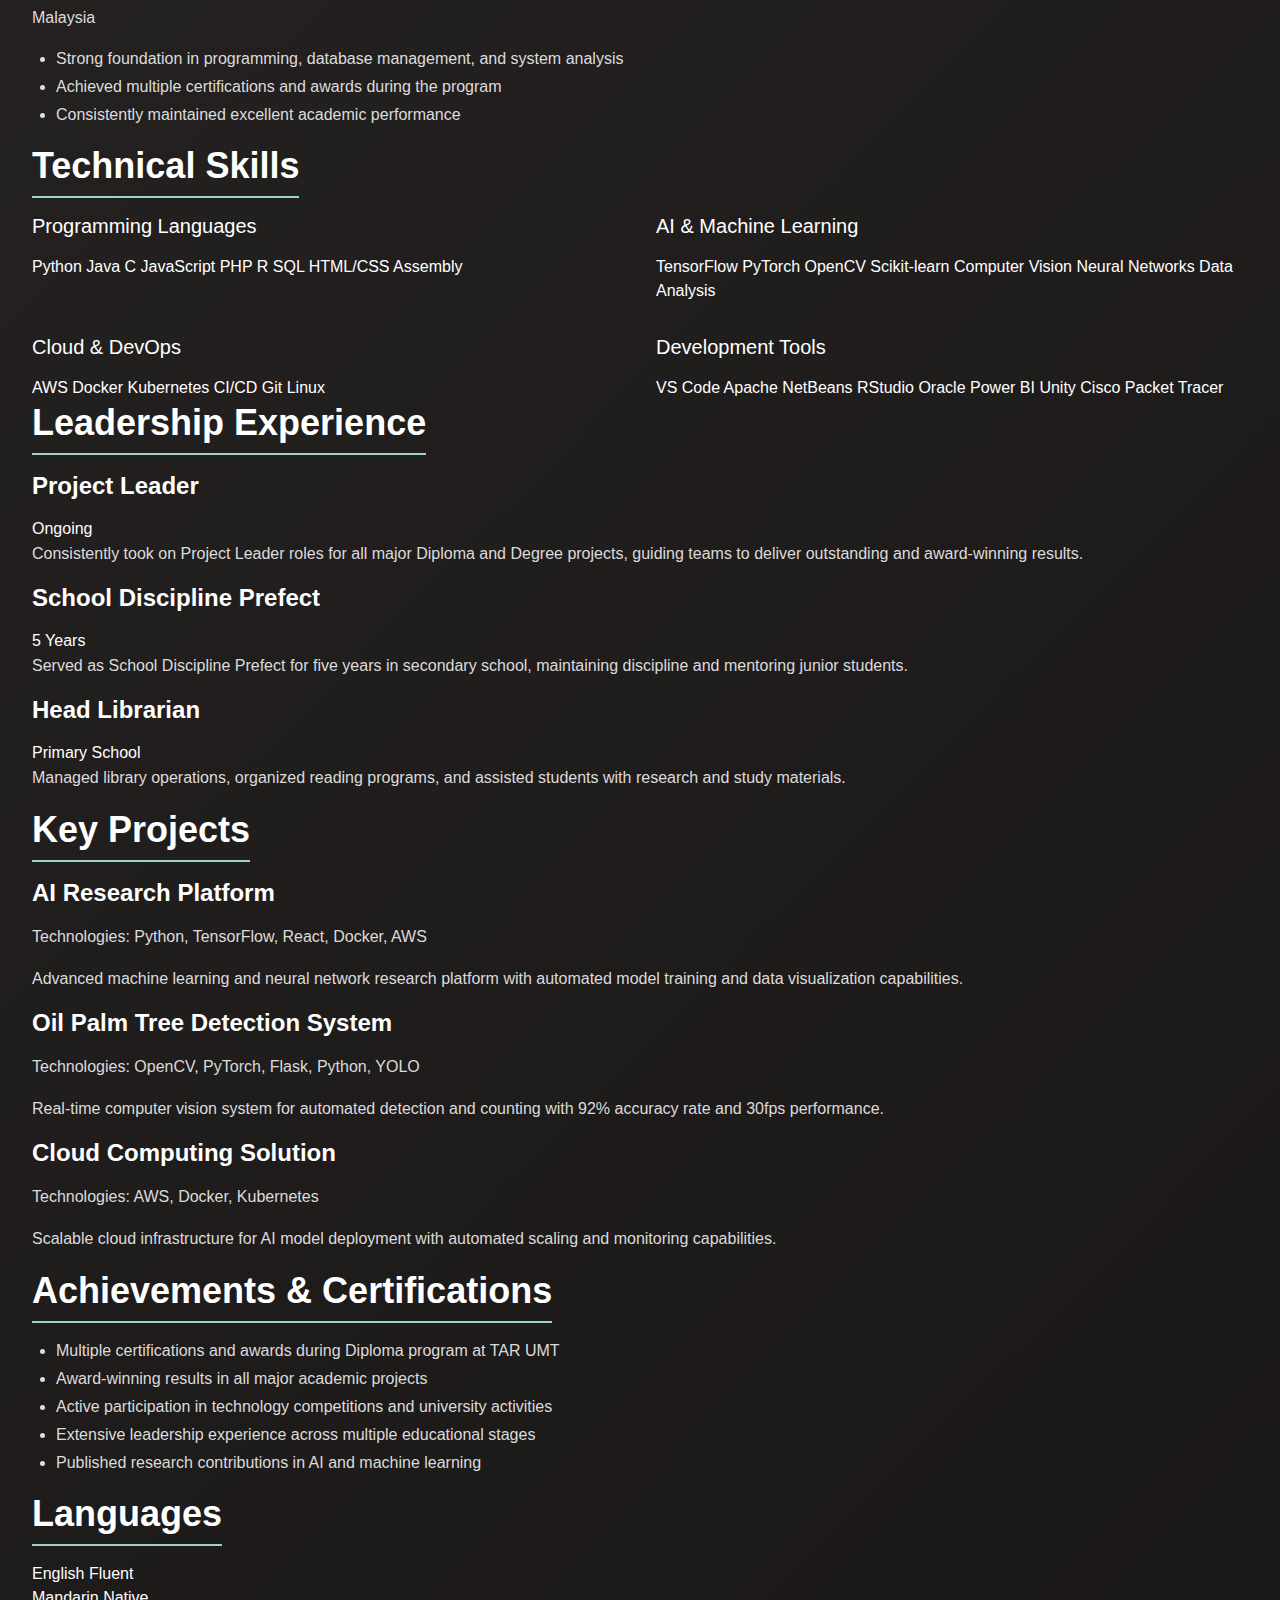
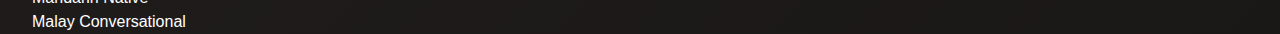
<file: resume.html>
<!DOCTYPE html>
<html lang="en">
<head>
    <meta charset="UTF-8">
    <meta name="viewport" content="width=device-width, initial-scale=1.0">
    <title>Resume - Howell Cho</title>
    <link rel="stylesheet" href="assets/css/main.css">
    <link rel="stylesheet" href="https://cdnjs.cloudflare.com/ajax/libs/font-awesome/6.0.0/css/all.min.css">
</head>
<body>
    <div class="container">
        <!-- Navigation -->
        <nav class="nav-container">
            <div class="nav-content">
                <div class="nav-brand">
                    <a href="index.html">
                        <h2></h2>
                    </a>
                </div>
                <ul class="nav-menu">
                    <li><a href="index.html">Home</a></li>
                    <li><a href="aboutme.html">About Me</a></li>
                    <li><a href="portfolio.html">Portfolio</a></li>
                    <li><a href="projects.html">Projects</a></li>
                    <li><a href="reachme.html">Reach Me</a></li>
                </ul>
                <div class="hamburger">
                    <span class="bar"></span>
                    <span class="bar"></span>
                    <span class="bar"></span>
                </div>
            </div>
        </nav>

        <!-- Resume Content -->
        <div class="resume-page">
            <div class="resume-hero">
                <div class="resume-hero-content">
                    <h1 class="page-title">My Resume</h1>
                    <p class="page-subtitle">Download my complete professional resume</p>
                    <div class="resume-actions">
                        <a href="assets/documents/Howell_Cho_Resume.pdf" download class="btn btn-primary">
                            <i class="fas fa-download"></i>
                            Download PDF
                        </a>
                        <button onclick="window.print()" class="btn btn-secondary">
                            <i class="fas fa-print"></i>
                            Print Resume
                        </button>
                    </div>
                </div>
            </div>

            <div class="resume-content">
                <!-- Resume Header -->
                <div class="resume-header">
                    <div class="resume-personal">
                        <h1>Cho Sin Hong (Howell)</h1>
                        <h2>Software Engineer & AI Researcher</h2>
                        <p class="resume-location">Kuala Lumpur, Malaysia</p>
                    </div>
                    <div class="resume-contact">
                        <div class="contact-item">
                            <i class="fas fa-envelope"></i>
                            <span>howell.cho319@gmail.com</span>
                        </div>
                        <div class="contact-item">
                            <i class="fab fa-linkedin"></i>
                            <span>linkedin.com/in/cho-sin-hong-9139a3378</span>
                        </div>
                        <div class="contact-item">
                            <i class="fab fa-github"></i>
                            <span>github.com/Howell-Cho319</span>
                        </div>
                        <div class="contact-item">
                            <i class="fab fa-instagram"></i>
                            <span>instagram.com/howellcho</span>
                        </div>
                    </div>
                </div>

                <!-- Professional Summary -->
                <section class="resume-section">
                    <h3 class="section-title">Professional Summary</h3>
                    <div class="section-content">
                        <p>Passionate Software Engineering student pursuing a BSc (Hons) in Software Engineering through the APU/DMU double degree program, set to graduate in June 2025. Based in Bukit Jalil, Malaysia, specializing in AI-powered solutions and cloud computing architectures. Currently working as a Full-time AI Researcher at a Top 30 prestigious university, with extensive experience in computer vision systems, machine learning pipelines, and innovative AI-driven solutions.</p>
                    </div>
                </section>

                <!-- Professional Experience -->
                <section class="resume-section">
                    <h3 class="section-title">Professional Experience</h3>
                    <div class="section-content">
                        <div class="experience-item">
                            <div class="experience-header">
                                <h4>Full-time AI Researcher</h4>
                                <span class="experience-period">Current</span>
                            </div>
                            <p class="experience-company">Top 30 Prestigious University</p>
                            <ul class="experience-details">
                                <li>Focus on advancing artificial intelligence research and developing innovative AI-driven solutions</li>
                                <li>Lead research initiatives in machine learning, neural networks, and computer vision applications</li>
                                <li>Collaborate with international research teams on cutting-edge AI projects</li>
                                <li>Publish research findings and contribute to academic conferences</li>
                            </ul>
                        </div>

                        <div class="experience-item">
                            <div class="experience-header">
                                <h4>AI Software Intern</h4>
                                <span class="experience-period">2024</span>
                            </div>
                            <p class="experience-company">Aonic Sdn. Bhd.</p>
                            <ul class="experience-details">
                                <li>Built cutting-edge computer vision systems for automated oil palm tree detection</li>
                                <li>Developed ML pipelines, dataset validation tools, and semi-automated training systems</li>
                                <li>Improved accuracy and workflow efficiency by implementing advanced algorithms</li>
                                <li>Collaborated with cross-functional teams to deliver production-ready solutions</li>
                            </ul>
                        </div>
                    </div>
                </section>

                <!-- Education -->
                <section class="resume-section">
                    <h3 class="section-title">Education</h3>
                    <div class="section-content">
                        <div class="education-item">
                            <div class="education-header">
                                <h4>BSc (Hons) Software Engineering</h4>
                                <span class="education-period">2024 - 2025 (Expected)</span>
                            </div>
                            <p class="education-institution">APU/DMU Double Degree Program</p>
                            <p class="education-location">Bukit Jalil, Malaysia</p>
                            <ul class="education-details">
                                <li>Specializing in AI-powered solutions and cloud computing architectures</li>
                                <li>Focus on advanced software engineering principles and system design</li>
                                <li>Active participation in technology competitions and university projects</li>
                            </ul>
                        </div>

                        <div class="education-item">
                            <div class="education-header">
                                <h4>Diploma in Information Technology</h4>
                                <span class="education-period">2023 - 2024</span>
                            </div>
                            <p class="education-institution">TAR UMT</p>
                            <p class="education-location">Malaysia</p>
                            <ul class="education-details">
                                <li>Strong foundation in programming, database management, and system analysis</li>
                                <li>Achieved multiple certifications and awards during the program</li>
                                <li>Consistently maintained excellent academic performance</li>
                            </ul>
                        </div>
                    </div>
                </section>

                <!-- Technical Skills -->
                <section class="resume-section">
                    <h3 class="section-title">Technical Skills</h3>
                    <div class="section-content">
                        <div class="skills-grid">
                            <div class="skill-category">
                                <h5>Programming Languages</h5>
                                <div class="skill-tags">
                                    <span class="skill-tag">Python</span>
                                    <span class="skill-tag">Java</span>
                                    <span class="skill-tag">C</span>
                                    <span class="skill-tag">JavaScript</span>
                                    <span class="skill-tag">PHP</span>
                                    <span class="skill-tag">R</span>
                                    <span class="skill-tag">SQL</span>
                                    <span class="skill-tag">HTML/CSS</span>
                                    <span class="skill-tag">Assembly</span>
                                </div>
                            </div>

                            <div class="skill-category">
                                <h5>AI & Machine Learning</h5>
                                <div class="skill-tags">
                                    <span class="skill-tag">TensorFlow</span>
                                    <span class="skill-tag">PyTorch</span>
                                    <span class="skill-tag">OpenCV</span>
                                    <span class="skill-tag">Scikit-learn</span>
                                    <span class="skill-tag">Computer Vision</span>
                                    <span class="skill-tag">Neural Networks</span>
                                    <span class="skill-tag">Data Analysis</span>
                                </div>
                            </div>

                            <div class="skill-category">
                                <h5>Cloud & DevOps</h5>
                                <div class="skill-tags">
                                    <span class="skill-tag">AWS</span>
                                    <span class="skill-tag">Docker</span>
                                    <span class="skill-tag">Kubernetes</span>
                                    <span class="skill-tag">CI/CD</span>
                                    <span class="skill-tag">Git</span>
                                    <span class="skill-tag">Linux</span>
                                </div>
                            </div>

                            <div class="skill-category">
                                <h5>Development Tools</h5>
                                <div class="skill-tags">
                                    <span class="skill-tag">VS Code</span>
                                    <span class="skill-tag">Apache NetBeans</span>
                                    <span class="skill-tag">RStudio</span>
                                    <span class="skill-tag">Oracle</span>
                                    <span class="skill-tag">Power BI</span>
                                    <span class="skill-tag">Unity</span>
                                    <span class="skill-tag">Cisco Packet Tracer</span>
                                </div>
                            </div>
                        </div>
                    </div>
                </section>

                <!-- Leadership Experience -->
                <section class="resume-section">
                    <h3 class="section-title">Leadership Experience</h3>
                    <div class="section-content">
                        <div class="leadership-item">
                            <div class="leadership-header">
                                <h4>Project Leader</h4>
                                <span class="leadership-period">Ongoing</span>
                            </div>
                            <p class="leadership-description">Consistently took on Project Leader roles for all major Diploma and Degree projects, guiding teams to deliver outstanding and award-winning results.</p>
                        </div>

                        <div class="leadership-item">
                            <div class="leadership-header">
                                <h4>School Discipline Prefect</h4>
                                <span class="leadership-period">5 Years</span>
                            </div>
                            <p class="leadership-description">Served as School Discipline Prefect for five years in secondary school, maintaining discipline and mentoring junior students.</p>
                        </div>

                        <div class="leadership-item">
                            <div class="leadership-header">
                                <h4>Head Librarian</h4>
                                <span class="leadership-period">Primary School</span>
                            </div>
                            <p class="leadership-description">Managed library operations, organized reading programs, and assisted students with research and study materials.</p>
                        </div>
                    </div>
                </section>

                <!-- Key Projects -->
                <section class="resume-section">
                    <h3 class="section-title">Key Projects</h3>
                    <div class="section-content">
                        <div class="project-item">
                            <h4>AI Research Platform</h4>
                            <p class="project-tech">Technologies: Python, TensorFlow, React, Docker, AWS</p>
                            <p class="project-description">Advanced machine learning and neural network research platform with automated model training and data visualization capabilities.</p>
                        </div>

                        <div class="project-item">
                            <h4>Oil Palm Tree Detection System</h4>
                            <p class="project-tech">Technologies: OpenCV, PyTorch, Flask, Python, YOLO</p>
                            <p class="project-description">Real-time computer vision system for automated detection and counting with 92% accuracy rate and 30fps performance.</p>
                        </div>

                        <div class="project-item">
                            <h4>Cloud Computing Solution</h4>
                            <p class="project-tech">Technologies: AWS, Docker, Kubernetes</p>
                            <p class="project-description">Scalable cloud infrastructure for AI model deployment with automated scaling and monitoring capabilities.</p>
                        </div>
                    </div>
                </section>

                <!-- Achievements -->
                <section class="resume-section">
                    <h3 class="section-title">Achievements & Certifications</h3>
                    <div class="section-content">
                        <ul class="achievements-list">
                            <li>Multiple certifications and awards during Diploma program at TAR UMT</li>
                            <li>Award-winning results in all major academic projects</li>
                            <li>Active participation in technology competitions and university activities</li>
                            <li>Extensive leadership experience across multiple educational stages</li>
                            <li>Published research contributions in AI and machine learning</li>
                        </ul>
                    </div>
                </section>

                <!-- Languages -->
                <section class="resume-section">
                    <h3 class="section-title">Languages</h3>
                    <div class="section-content">
                        <div class="languages-grid">
                            <div class="language-item">
                                <span class="language-name">English</span>
                                <span class="language-level">Fluent</span>
                            </div>
                            <div class="language-item">
                                <span class="language-name">Mandarin</span>
                                <span class="language-level">Native</span>
                            </div>
                            <div class="language-item">
                                <span class="language-name">Malay</span>
                                <span class="language-level">Conversational</span>
                            </div>
                        </div>
                    </div>
                </section>
            </div>
        </div>
    </div>

    <!-- JavaScript -->
    <script src="assets/js/main.js"></script>
</body>
</html>
</file>
<file: assets/css/main.css>
/* ===================================
   Personal Portfolio Website - Main Styles
   Author: Howell Cho
   
   Modular CSS Architecture:
   - variables.css: CSS custom properties and design tokens
   - base.css: Reset, base styles, and typography
   - navigation.css: Navigation and header components
   - components.css: Reusable UI components
   - home.css: Home page specific styles
   - pages.css: Other pages styles (About, Portfolio, Projects, Contact)
   - responsive.css: Media queries and responsive design
   
   Benefits of this approach:
   - Better organization and maintainability
   - Easier to find and modify specific styles
   - Reduced file size for individual components
   - Better caching strategies
   - Easier collaboration and version control
   =================================== */

/* Import all modular CSS files in the correct order */

/* 1. Variables first - defines all design tokens */
@import url('variables.css');

/* 2. Base styles - reset, typography, and foundational styles */
@import url('base.css');

/* 3. Navigation - header and navigation components */
@import url('navigation.css');

/* 4. Reusable components - buttons, cards, forms, etc. */
@import url('components.css');

/* 5. Home page specific styles */
@import url('home.css');

/* 6. Other pages styles */
@import url('pages.css');

/* 7. Responsive design - media queries last to override as needed */
@import url('responsive.css');

/* ===== CRITICAL INLINE STYLES ===== */
/* These styles are kept inline for performance - they prevent FOUC */
/* Navigation styles are handled in navigation.css */

/* ===== FALLBACK STYLES ===== */
/* These styles provide fallbacks if CSS imports fail */

@supports not (backdrop-filter: blur(10px)) {
    .nav-container {
        background: rgba(26, 23, 23, 0.98); /* Fallback - keep hardcoded for compatibility */
    }
}

/* Fallback for older browsers that don't support CSS Grid */
@supports not (display: grid) {
    .content-grid {
        display: flex;
        flex-wrap: wrap;
    }
    
    .grid-card {
        flex: 1 1 300px;
        margin: 1rem;
    }
}

/* ===== PERFORMANCE OPTIMIZATIONS ===== */

/* Optimize font loading */
@font-face {
    font-family: 'System';
    src: local('.SFNSText-Regular'), local('.HelveticaNeueDeskInterface-Regular'), local('.LucidaGrandeUI'), local('Ubuntu'), local('Segoe UI'), local('Roboto'), local('DroidSans'), local('Tahoma');
    font-display: swap;
}

/* Optimize animations for better performance */
* {
    will-change: auto;
}

.grid-card:hover,
.btn:hover,
.portfolio-item:hover,
.project-card:hover {
    will-change: transform;
}

/* ===== ACCESSIBILITY ENHANCEMENTS ===== */
/* Focus styles are handled in base.css */

/* Reduced motion support is handled in variables.css */

/* High contrast mode support */
@media (prefers-contrast: high) {
    :root {
        --border-primary: rgba(255, 255, 255, 0.8);
        --card-bg-primary: rgba(0, 0, 0, 0.8);
        --text-secondary: rgba(255, 255, 255, 0.95);
    }
}

/* ===== BROWSER-SPECIFIC FIXES ===== */

/* Safari-specific fixes */
@supports (-webkit-appearance: none) {
    .nav-container {
        -webkit-backdrop-filter: blur(10px);
    }
}

/* Firefox-specific fixes */
@-moz-document url-prefix() {
    .grid-card {
        background-clip: padding-box;
    }
}

/* ===== LOADING STATES ===== */

/* Show loading state while CSS files are loading */
.loading-css {
    opacity: 0;
    transition: opacity 0.3s ease;
}

.css-loaded .loading-css {
    opacity: 1;
}

/* ===== DEBUG STYLES (Remove in production) ===== */

/* Uncomment for debugging layout issues */
/*
.debug * {
    outline: 1px solid red;
}

.debug .grid-card {
    outline: 2px solid blue;
}

.debug .nav-container {
    outline: 2px solid green;
}
*/
</file>
